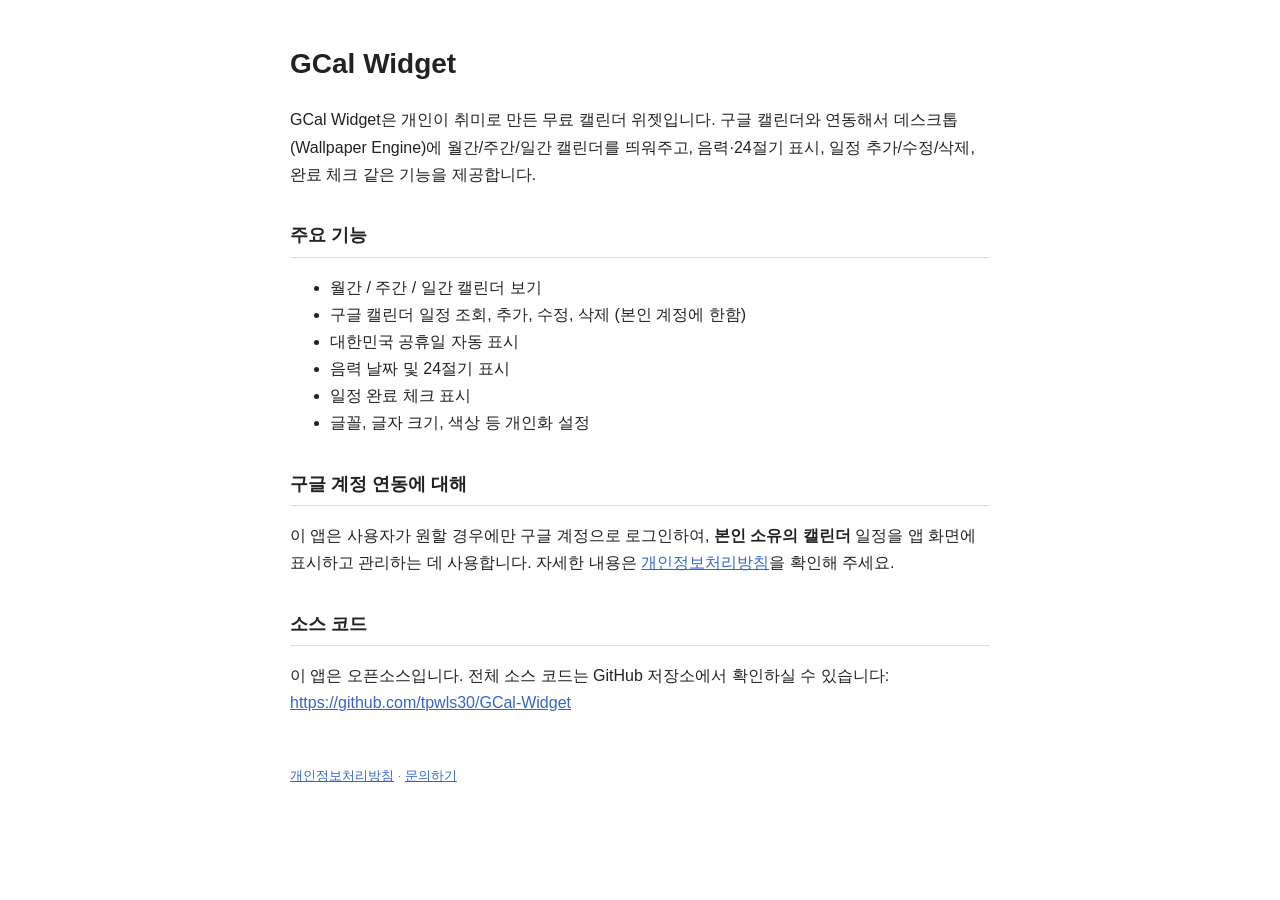
<file: index.html>
<!DOCTYPE html>
<html lang="ko">
<head>
<meta charset="UTF-8" />
<meta name="viewport" content="width=device-width, initial-scale=1" />
<title>GCal Widget</title>
<style>
  body { font-family: -apple-system, 'Segoe UI', 'Malgun Gothic', sans-serif; max-width: 700px; margin: 40px auto; padding: 0 20px; line-height: 1.7; color: #222; }
  h1 { font-size: 28px; }
  h2 { font-size: 18px; margin-top: 32px; border-bottom: 1px solid #ddd; padding-bottom: 6px; }
  code { background: #f2f2f2; padding: 2px 6px; border-radius: 4px; }
  footer { margin-top: 48px; font-size: 13px; color: #888; }
  a { color: #3366cc; }
</style>
</head>
<body>
  <h1>GCal Widget</h1>
  <p>GCal Widget은 개인이 취미로 만든 무료 캘린더 위젯입니다. 구글 캘린더와 연동해서 데스크톱(Wallpaper Engine)에 월간/주간/일간 캘린더를 띄워주고, 음력·24절기 표시, 일정 추가/수정/삭제, 완료 체크 같은 기능을 제공합니다.</p>

  <h2>주요 기능</h2>
  <ul>
    <li>월간 / 주간 / 일간 캘린더 보기</li>
    <li>구글 캘린더 일정 조회, 추가, 수정, 삭제 (본인 계정에 한함)</li>
    <li>대한민국 공휴일 자동 표시</li>
    <li>음력 날짜 및 24절기 표시</li>
    <li>일정 완료 체크 표시</li>
    <li>글꼴, 글자 크기, 색상 등 개인화 설정</li>
  </ul>

  <h2>구글 계정 연동에 대해</h2>
  <p>이 앱은 사용자가 원할 경우에만 구글 계정으로 로그인하여, <strong>본인 소유의 캘린더</strong> 일정을 앱 화면에 표시하고 관리하는 데 사용합니다. 자세한 내용은 <a href="./privacy.html">개인정보처리방침</a>을 확인해 주세요.</p>

  <h2>소스 코드</h2>
  <p>이 앱은 오픈소스입니다. 전체 소스 코드는 GitHub 저장소에서 확인하실 수 있습니다: <a href="https://github.com/tpwls30/GCal-Widget">https://github.com/tpwls30/GCal-Widget</a></p>

  <footer>
    <a href="./privacy.html">개인정보처리방침</a> ·
    <a href="https://github.com/tpwls30/GCal-Widget/issues">문의하기</a>
  </footer>
</body>
</html>
</file>
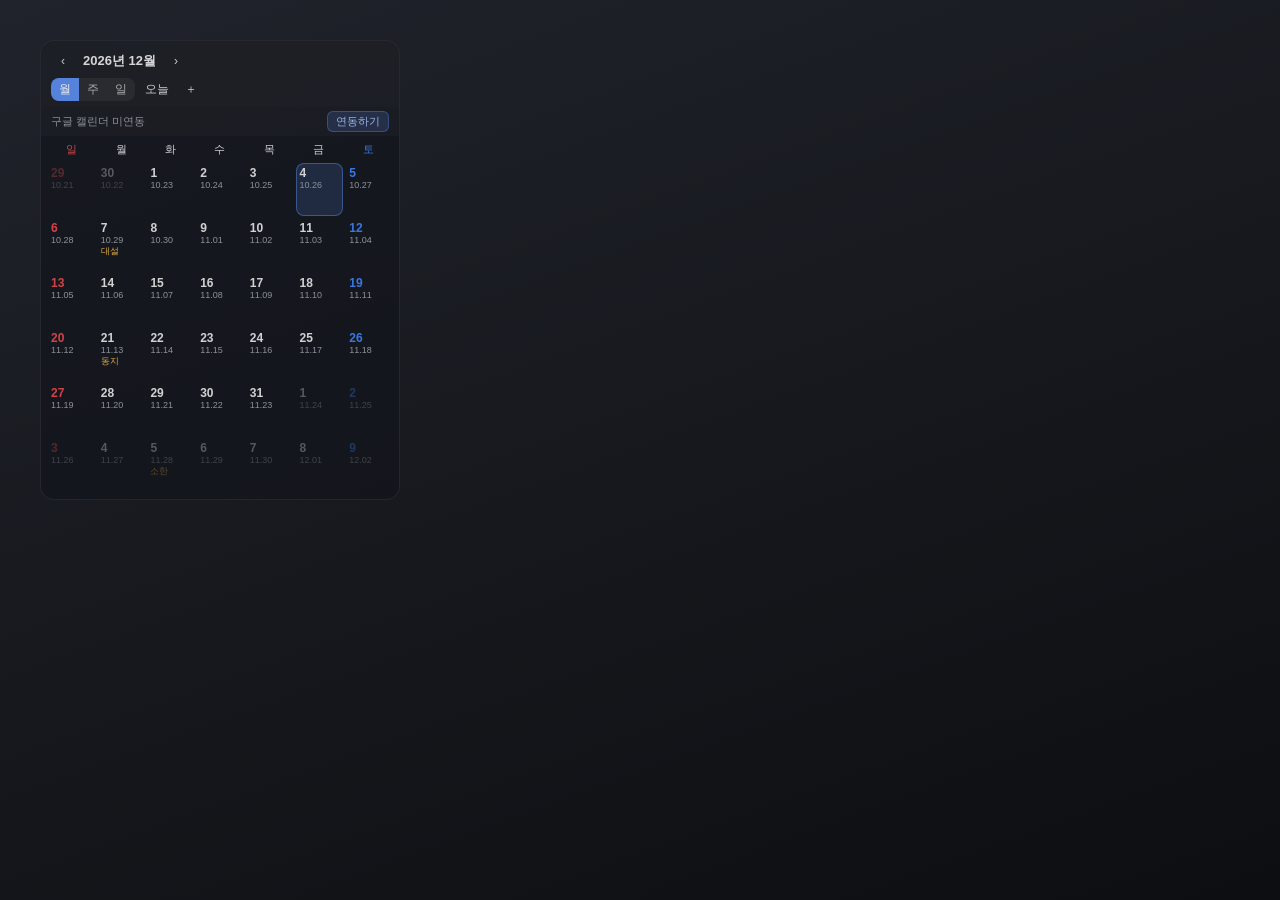
<file: src/index.html>
<!DOCTYPE html>
<html lang="ko">
<head>
<meta charset="UTF-8" />
<title>GCal Widget</title>
<link rel="stylesheet" href="style.css" />
</head>
<body>
  <!-- 화면 전체를 채우는 배경 레이어. 위젯(#app)과 별개로, 항상 화면 크기에 맞춰집니다. -->
  <div id="bgLayer">
    <img id="bgImage" alt="" />
    <video id="bgVideo" autoplay loop muted playsinline></video>
  </div>

  <div id="app">
    <div id="titlebar" class="drag">
      <div class="titlebar-row1">
        <button id="btnPrev" class="icon-btn no-drag">‹</button>
        <span id="periodLabel">2026년 8월</span>
        <button id="btnNext" class="icon-btn no-drag">›</button>
        <div class="row1-spacer drag"></div>
      </div>
      <div class="titlebar-row2 no-drag">
        <div id="viewSwitch" class="view-switch no-drag">
          <button data-view="month" class="active no-drag">월</button>
          <button data-view="week" class="no-drag">주</button>
          <button data-view="day" class="no-drag">일</button>
        </div>
        <button id="btnToday" class="icon-btn no-drag" title="오늘">오늘</button>
        <button id="btnAdd" class="icon-btn no-drag" title="일정 추가">＋</button>
      </div>
    </div>

    <div id="authBar" class="no-drag">
      <span id="authStatus">구글 캘린더 미연동</span>
      <button id="btnAuth" class="no-drag">연동하기</button>
    </div>

    <div id="weekHeader" class="week-header no-drag"></div>
    <div id="calendarBody" class="calendar-body no-drag"></div>

    <!-- 일정 추가/수정 모달 -->
    <div id="eventModal" class="modal hidden no-drag">
      <div class="modal-box">
        <h3 id="modalTitle">일정 추가</h3>
        <label>제목</label>
        <div class="input-with-paste">
          <input id="evTitle" type="text" class="no-drag" placeholder="일정 제목" />
          <button id="evTitlePaste" class="no-drag paste-btn" title="다른 곳에서 복사한 텍스트 붙여넣기">붙여넣기</button>
        </div>
        <label class="allday-row">
          <input id="evAllDay" type="checkbox" class="no-drag" checked /> 하루 종일
        </label>
        <div class="date-row">
          <div>
            <label>시작</label>
            <div class="picker-row">
              <div id="evStartYear" class="cdrop no-drag"></div>년
              <div id="evStartMonth" class="cdrop no-drag"></div>월
              <div id="evStartDay" class="cdrop no-drag"></div>일
            </div>
            <div class="picker-row" id="evStartTimeRow">
              <div id="evStartHour" class="cdrop no-drag"></div>시
              <div id="evStartMinute" class="cdrop no-drag"></div>분
            </div>
          </div>
          <div>
            <label>종료</label>
            <div class="picker-row">
              <div id="evEndYear" class="cdrop no-drag"></div>년
              <div id="evEndMonth" class="cdrop no-drag"></div>월
              <div id="evEndDay" class="cdrop no-drag"></div>일
            </div>
            <div class="picker-row" id="evEndTimeRow">
              <div id="evEndHour" class="cdrop no-drag"></div>시
              <div id="evEndMinute" class="cdrop no-drag"></div>분
            </div>
          </div>
        </div>
        <label>메모</label>
        <div class="input-with-paste">
          <textarea id="evDesc" rows="3" class="no-drag" placeholder="설명 (선택)"></textarea>
          <button id="evDescPaste" class="no-drag paste-btn" title="다른 곳에서 복사한 텍스트 붙여넣기">붙여넣기</button>
        </div>
        <p style="font-size:10px; color:#888; margin:2px 0 0;">
          ※ Wallpaper Engine은 보안상 배경화면에 키보드 입력을 전달하지 않습니다.
          다른 곳(메모장 등)에서 제목/메모를 복사(Ctrl+C)한 뒤 "붙여넣기" 버튼을 눌러주세요.
        </p>
        <div class="modal-actions">
          <button id="evDeleteBtn" class="danger hidden no-drag">삭제</button>
          <div class="spacer"></div>
          <button id="evCancelBtn" class="no-drag">취소</button>
          <button id="evSaveBtn" class="primary no-drag">저장</button>
        </div>
      </div>
    </div>

    <div id="dayEventsPanel" class="day-events-panel hidden no-drag">
      <div class="day-events-header">
        <span id="dayEventsTitle"></span>
        <button id="dayEventsClose" class="icon-btn no-drag">×</button>
      </div>
      <div id="dayEventsList"></div>
      <button id="dayEventsAdd" class="primary full-width no-drag">＋ 이 날짜에 일정 추가</button>
    </div>

    <!-- 구글 로그인(기기 흐름) 안내 오버레이: 로컬 서버를 못 띄우는 환경이라
         코드를 보여주고 사용자가 다른 브라우저에서 승인하게 합니다 -->
    <div id="deviceAuthModal" class="modal hidden no-drag">
      <div class="modal-box">
        <h3>구글 계정 연동</h3>
        <p id="deviceAuthText" style="font-size:12px; color:#ccc; line-height:1.6;">준비 중...</p>
        <div id="deviceAuthCode" style="font-size:22px; font-weight:700; letter-spacing:2px; text-align:center; margin:10px 0; color:#a9c4ff;"></div>
        <div class="modal-actions">
          <div class="spacer"></div>
          <button id="deviceAuthCancel" class="no-drag">취소</button>
        </div>
      </div>
    </div>
    <!-- 알림 메시지 대체용 (WE 환경에서는 브라우저 기본 alert()의 확인 버튼이
         클릭되지 않는 문제가 있어서, 같은 모달 스타일로 직접 구현했습니다) -->
    <div id="msgModal" class="modal hidden no-drag">
      <div class="modal-box">
        <h3 id="msgModalTitle">알림</h3>
        <p id="msgModalText" style="font-size:12px; color:#ddd; line-height:1.6; white-space:pre-line;"></p>
        <div class="modal-actions">
          <div class="spacer"></div>
          <button id="msgModalOk" class="primary no-drag">확인</button>
        </div>
      </div>
    </div>
    <!-- 삭제 확인 등에 쓰는 확인/취소 대화상자 (WE에서는 confirm()도 동작하지 않음) -->
    <div id="confirmModal" class="modal hidden no-drag">
      <div class="modal-box">
        <h3 id="confirmModalTitle">확인</h3>
        <p id="confirmModalText" style="font-size:12px; color:#ddd; line-height:1.6; white-space:pre-line;"></p>
        <div class="modal-actions">
          <div class="spacer"></div>
          <button id="confirmModalCancel" class="no-drag">취소</button>
          <button id="confirmModalOk" class="danger no-drag">확인</button>
        </div>
      </div>
    </div>
  </div>

  <script src="js/lunar.js"></script>
  <script src="js/solarTerms.js"></script>
  <script src="js/store.js"></script>
  <script src="js/googleAuth.js"></script>
  <script src="js/googleCalendar.js"></script>
  <script src="js/app.js"></script>
</body>
</html>
</file>
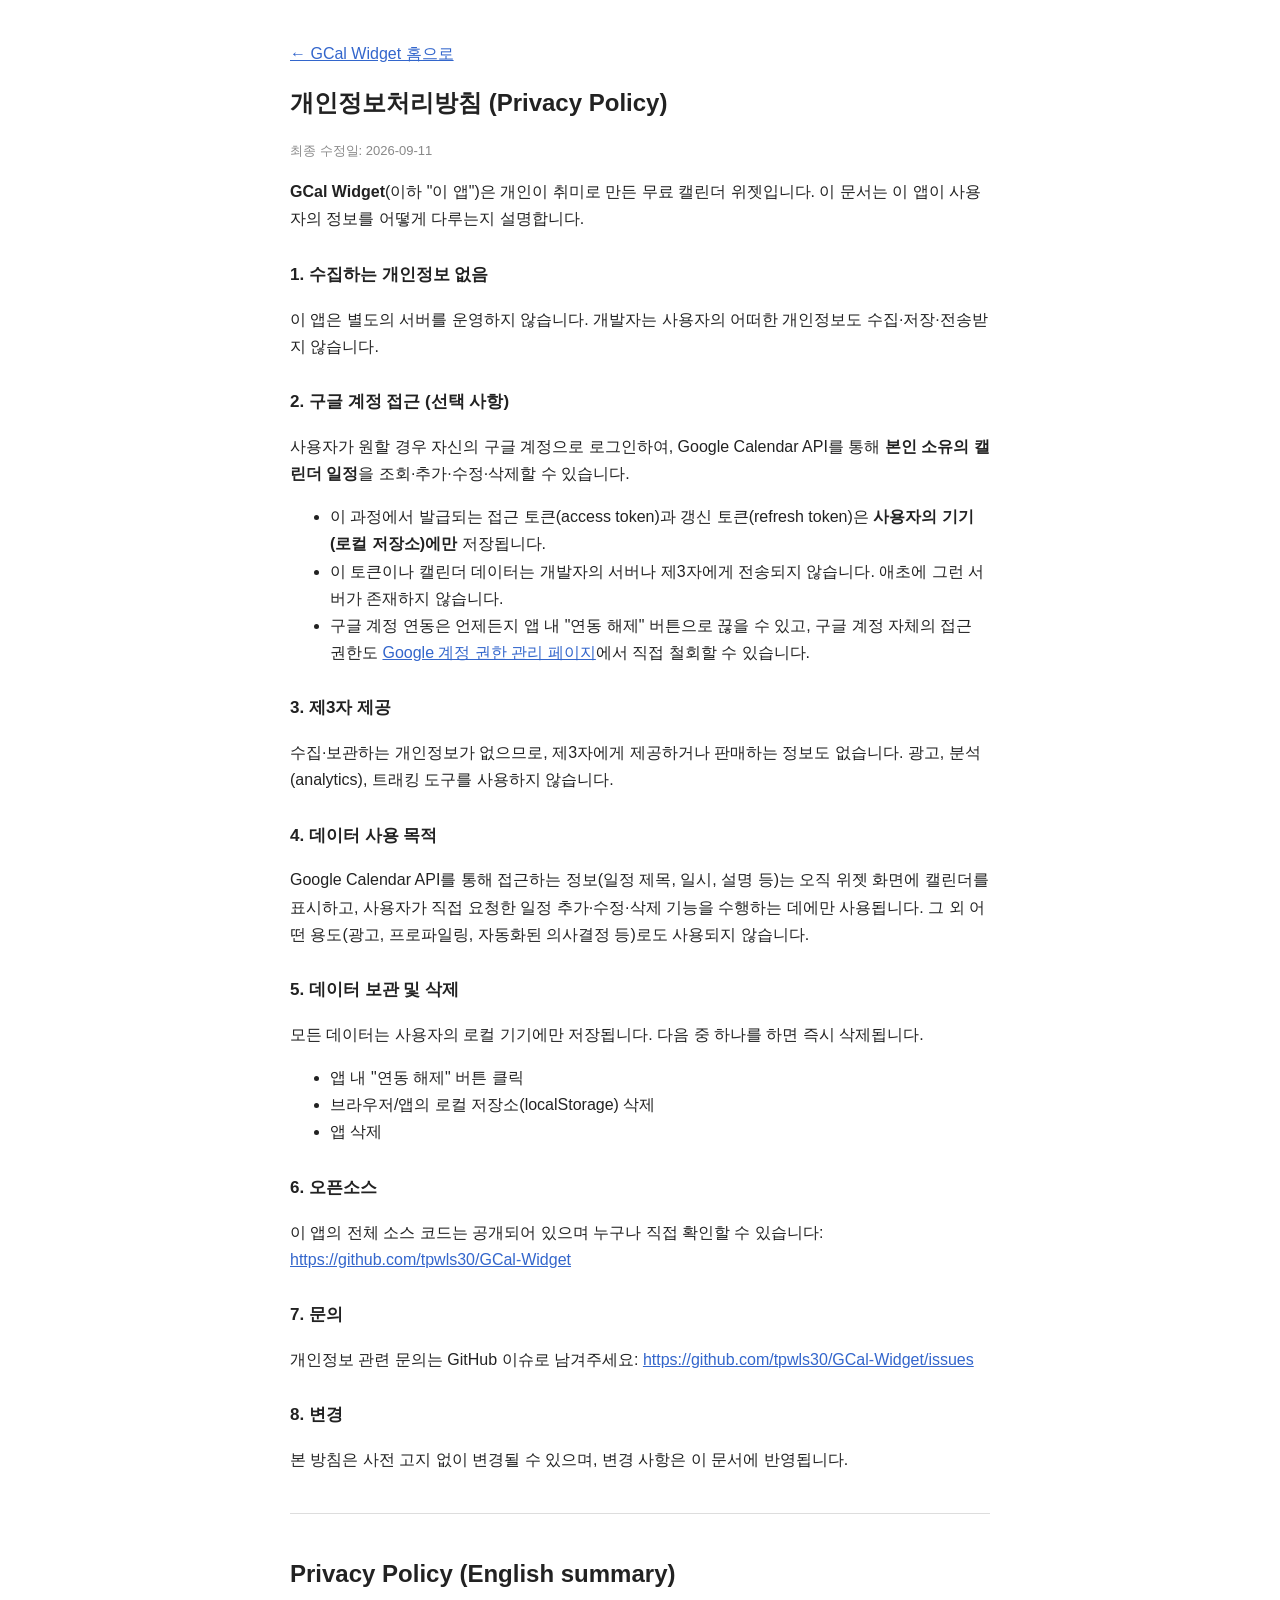
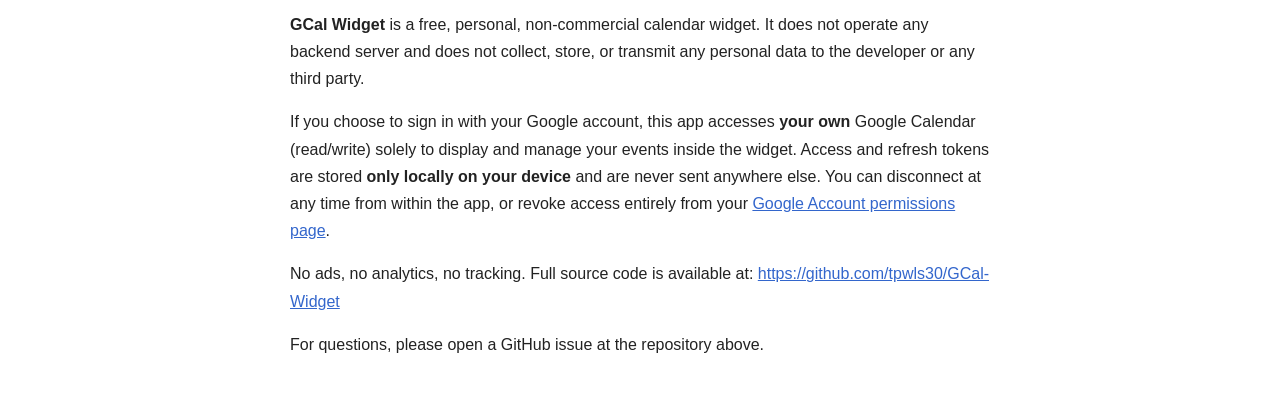
<file: privacy.html>
<!DOCTYPE html>
<html lang="ko">
<head>
<meta charset="UTF-8" />
<meta name="viewport" content="width=device-width, initial-scale=1" />
<title>개인정보처리방침 - GCal Widget</title>
<style>
  body { font-family: -apple-system, 'Segoe UI', 'Malgun Gothic', sans-serif; max-width: 700px; margin: 40px auto; padding: 0 20px; line-height: 1.7; color: #222; }
  h1 { font-size: 24px; }
  h2 { font-size: 17px; margin-top: 28px; }
  hr { margin: 40px 0; border: none; border-top: 1px solid #ddd; }
  a { color: #3366cc; }
  .updated { color: #888; font-size: 13px; }
</style>
</head>
<body>
  <p><a href="./index.html">← GCal Widget 홈으로</a></p>
  <h1>개인정보처리방침 (Privacy Policy)</h1>
  <p class="updated">최종 수정일: 2026-09-11</p>

  <p><strong>GCal Widget</strong>(이하 "이 앱")은 개인이 취미로 만든 무료 캘린더 위젯입니다. 이 문서는 이 앱이 사용자의 정보를 어떻게 다루는지 설명합니다.</p>

  <h2>1. 수집하는 개인정보 없음</h2>
  <p>이 앱은 별도의 서버를 운영하지 않습니다. 개발자는 사용자의 어떠한 개인정보도 수집·저장·전송받지 않습니다.</p>

  <h2>2. 구글 계정 접근 (선택 사항)</h2>
  <p>사용자가 원할 경우 자신의 구글 계정으로 로그인하여, Google Calendar API를 통해 <strong>본인 소유의 캘린더 일정</strong>을 조회·추가·수정·삭제할 수 있습니다.</p>
  <ul>
    <li>이 과정에서 발급되는 접근 토큰(access token)과 갱신 토큰(refresh token)은 <strong>사용자의 기기(로컬 저장소)에만</strong> 저장됩니다.</li>
    <li>이 토큰이나 캘린더 데이터는 개발자의 서버나 제3자에게 전송되지 않습니다. 애초에 그런 서버가 존재하지 않습니다.</li>
    <li>구글 계정 연동은 언제든지 앱 내 "연동 해제" 버튼으로 끊을 수 있고, 구글 계정 자체의 접근 권한도 <a href="https://myaccount.google.com/permissions">Google 계정 권한 관리 페이지</a>에서 직접 철회할 수 있습니다.</li>
  </ul>

  <h2>3. 제3자 제공</h2>
  <p>수집·보관하는 개인정보가 없으므로, 제3자에게 제공하거나 판매하는 정보도 없습니다. 광고, 분석(analytics), 트래킹 도구를 사용하지 않습니다.</p>

  <h2>4. 데이터 사용 목적</h2>
  <p>Google Calendar API를 통해 접근하는 정보(일정 제목, 일시, 설명 등)는 오직 위젯 화면에 캘린더를 표시하고, 사용자가 직접 요청한 일정 추가·수정·삭제 기능을 수행하는 데에만 사용됩니다. 그 외 어떤 용도(광고, 프로파일링, 자동화된 의사결정 등)로도 사용되지 않습니다.</p>

  <h2>5. 데이터 보관 및 삭제</h2>
  <p>모든 데이터는 사용자의 로컬 기기에만 저장됩니다. 다음 중 하나를 하면 즉시 삭제됩니다.</p>
  <ul>
    <li>앱 내 "연동 해제" 버튼 클릭</li>
    <li>브라우저/앱의 로컬 저장소(localStorage) 삭제</li>
    <li>앱 삭제</li>
  </ul>

  <h2>6. 오픈소스</h2>
  <p>이 앱의 전체 소스 코드는 공개되어 있으며 누구나 직접 확인할 수 있습니다: <a href="https://github.com/tpwls30/GCal-Widget">https://github.com/tpwls30/GCal-Widget</a></p>

  <h2>7. 문의</h2>
  <p>개인정보 관련 문의는 GitHub 이슈로 남겨주세요: <a href="https://github.com/tpwls30/GCal-Widget/issues">https://github.com/tpwls30/GCal-Widget/issues</a></p>

  <h2>8. 변경</h2>
  <p>본 방침은 사전 고지 없이 변경될 수 있으며, 변경 사항은 이 문서에 반영됩니다.</p>

  <hr />

  <h1>Privacy Policy (English summary)</h1>
  <p><strong>GCal Widget</strong> is a free, personal, non-commercial calendar widget. It does not operate any backend server and does not collect, store, or transmit any personal data to the developer or any third party.</p>
  <p>If you choose to sign in with your Google account, this app accesses <strong>your own</strong> Google Calendar (read/write) solely to display and manage your events inside the widget. Access and refresh tokens are stored <strong>only locally on your device</strong> and are never sent anywhere else. You can disconnect at any time from within the app, or revoke access entirely from your <a href="https://myaccount.google.com/permissions">Google Account permissions page</a>.</p>
  <p>No ads, no analytics, no tracking. Full source code is available at: <a href="https://github.com/tpwls30/GCal-Widget">https://github.com/tpwls30/GCal-Widget</a></p>
  <p>For questions, please open a GitHub issue at the repository above.</p>
</body>
</html>
</file>
<file: src/style.css>
* { box-sizing: border-box; }
:root {
  --fs-scale: 1;                                                 /* 글자 크기 배율 (WE 속성 패널에서 조절) */
  --app-font-family: 'Segoe UI', 'Malgun Gothic', sans-serif;    /* 글꼴 (WE 속성 패널에서 조절) */
  --group-gap: 8px;                                              /* 하루종일/시간 일정 사이 간격 (WE 속성 패널에서 조절) */
}
html, body {
  margin: 0; padding: 0; width: 100%; height: 100%;
  background: transparent; overflow: hidden;
}
body {
  font-family: var(--app-font-family);
  color: #eaeaea;
  user-select: none;
}
/* Wallpaper Engine에는 실제 OS 창이 없어서 -webkit-app-region(드래그)이 동작하지 않습니다.
   대신 app.js에서 .drag 요소에 mousedown~mousemove로 직접 위치를 옮기는 드래그를 구현했습니다.
   .no-drag은 그 드래그 로직이 그 안의 버튼/입력 클릭을 가로채지 않도록 표시만 해둔 것입니다. */
.drag { cursor: move; }
.no-drag { cursor: default; }

/* 화면 전체를 채우는 배경 레이어. 위젯 크기/위치와는 완전히 별개로 항상 100% 채웁니다.
   아직 배경 이미지/동영상을 고르지 않았으면 은은한 그라데이션을 기본값으로 보여줍니다. */
#bgLayer {
  position: fixed; inset: 0; z-index: 0; overflow: hidden;
  background: linear-gradient(160deg, #20232b, #0d0e11);
}
#bgImage, #bgVideo {
  position: absolute; inset: 0; width: 100%; height: 100%;
  object-fit: cover; display: none;
}

#app {
  position: absolute;   /* 바탕화면 전체(body) 위의 한 위젯으로 배치, JS가 left/top을 직접 조절 */
  z-index: 10;           /* 배경 레이어보다 항상 위 */
  display: flex;
  flex-direction: column;
  width: 360px;
  height: 460px;
  background: rgba(20, 22, 28, 0.72);
  border-radius: 14px;
  border: 1px solid rgba(255,255,255,0.08);
  overflow: hidden;
}


#titlebar {
  display: flex;
  flex-direction: column;
  gap: 4px;
  padding: 8px 10px 6px;
  background: rgba(255,255,255,0.03);
  font-size: calc(var(--fs-scale, 1) * 13px);
}
.titlebar-row1 { display: flex; align-items: center; gap: 4px; }
.titlebar-row2 { display: flex; align-items: center; gap: 4px; }
.row1-spacer { flex: 1; min-width: 8px; }
#periodLabel { font-weight: 600; margin: 0 4px; font-size: calc(var(--fs-scale, 1) * 13px); }

.icon-btn {
  background: transparent;
  border: none;
  color: #ddd;
  cursor: pointer;
  min-width: 24px;
  height: 24px;
  padding: 0 6px;
  border-radius: 6px;
  font-size: calc(var(--fs-scale, 1) * 12px);
  white-space: nowrap;
}
.icon-btn:hover { background: rgba(255,255,255,0.1); }

.view-switch { display: flex; background: rgba(255,255,255,0.06); border-radius: 8px; overflow: hidden; }
.view-switch button {
  border: none; background: transparent; color: #bbb; padding: 3px 8px; cursor: pointer; font-size: calc(var(--fs-scale, 1) * 12px);
}
.view-switch button.active { background: #5b8def; color: white; }

#authBar {
  display: flex; align-items: center; justify-content: space-between; gap: 6px;
  padding: 4px 10px; font-size: calc(var(--fs-scale, 1) * 11px); color: #9aa0a6;
  background: rgba(255,255,255,0.02);
}
#authStatus { overflow: hidden; text-overflow: ellipsis; white-space: nowrap; min-width: 0; }
#authBar button {
  background: rgba(91,141,239,0.2); color: #a9c4ff; border: 1px solid rgba(91,141,239,0.4);
  border-radius: 6px; padding: 2px 8px; font-size: calc(var(--fs-scale, 1) * 11px); cursor: pointer; flex-shrink: 0;
}
#authBar button:hover { background: rgba(91,141,239,0.35); }

.week-header {
  display: grid;
  grid-template-columns: repeat(7, 1fr);
  text-align: center;
  font-size: calc(var(--fs-scale, 1) * 11px);
  color: #9aa0a6;
  padding: 4px 6px 0;
}
.week-header div { padding: 2px 0; }

.calendar-body {
  flex: 1;
  min-height: 0;   /* flex 아이템은 기본적으로 min-height:auto라서 내용(글자 커짐)이 많아지면
                      flex:1이어도 자기 몫보다 더 커져버립니다. 0으로 강제해서 항상 남은
                      공간만큼만 차지하게 합니다. */
  overflow-y: auto;
  padding: 4px 6px 8px;
  scrollbar-width: none;    /* Firefox: 스크롤바를 안 보이게 (스크롤 자체는 계속 됨) */
  -ms-overflow-style: none; /* 구형 Edge/IE */
}
.calendar-body::-webkit-scrollbar { display: none; } /* WE는 Chromium 기반이라 이 규칙이 적용됨 */

/* Month view grid */
.month-grid {
  display: grid;
  grid-template-columns: repeat(7, 1fr);
  grid-template-rows: repeat(6, minmax(0, 1fr));
  gap: 2px;
  height: 100%;
  min-height: 0;    /* 그리드 자신도 부모(calendar-body)보다 커지지 않도록 강제 */
  overflow: hidden; /* 넘치면 격자가 늘어나는 대신 잘리게 해서 스크롤/중복 표시처럼 보이는 걸 방지 */
}
.day-cell {
  border-radius: 8px;
  padding: 3px 4px;
  cursor: pointer;
  position: relative;
  display: flex;
  flex-direction: column;
  overflow: hidden;
}
.day-cell:hover { background: rgba(255,255,255,0.06); }
.day-cell.other-month { opacity: 0.35; }
.day-cell.empty-cell { opacity: 0; cursor: default; pointer-events: none; }
.day-cell.today { background: rgba(91,141,239,0.18); box-shadow: inset 0 0 0 1px rgba(91,141,239,0.5); }
.day-num { font-size: calc(var(--fs-scale, 1) * 12px); font-weight: 600; }
.lunar-label { font-size: calc(var(--fs-scale, 1) * 9px); color: #9aa0a6; }
.term-label { font-size: calc(var(--fs-scale, 1) * 9px); color: #f5b942; }
.holiday-name { font-size: calc(var(--fs-scale, 1) * 8px); color: inherit; opacity: 0.9; }
.event-dot-row { display: flex; flex-direction: column; gap: 1px; margin-top: 2px; min-width: 0; }
.event-chip {
  font-size: calc(var(--fs-scale, 1) * 9.5px); padding: 1px 4px; border-radius: 3px; background: #5b8def; color: white;
  width: 100%; overflow: hidden; white-space: normal; word-break: break-word; line-height: 1.25;
  box-sizing: border-box;
}
.event-chip.completed { text-decoration: line-through; opacity: 0.55; }
.event-chip.group-gap { margin-top: var(--group-gap, 8px); } /* 하루종일 묶음과 시간 지정 묶음 사이 구분용 간격 */
.holiday-chip { font-weight: 600; }

/* Week view - hourly time grid */
.week-wrap { display: flex; flex-direction: column; height: 100%; }
.week-time-spacer { width: 38px; flex-shrink: 0; }

.week-head-row { display: flex; padding-bottom: 2px; }
.week-head-cell { flex: 1; text-align: center; font-size: calc(var(--fs-scale, 1) * 10px); padding: 2px 0; border-radius: 6px; }
.week-head-cell.is-today { background: rgba(91,141,239,0.22); }
.week-head-date { font-size: calc(var(--fs-scale, 1) * 13px); font-weight: 600; }

.week-allday-row { display: flex; min-height: 4px; margin-bottom: 3px; }
.week-allday-cell { flex: 1; display: flex; flex-direction: column; gap: 2px; padding: 0 2px; }

.week-scroll { flex: 1; min-height: 0; overflow-y: auto; position: relative; cursor: grab; }
.week-scroll:active { cursor: grabbing; }
.week-hour-grid { display: flex; position: relative; }
.week-time-col { width: 38px; flex-shrink: 0; }
.week-hour-label { font-size: calc(var(--fs-scale, 1) * 9px); color: #888; text-align: right; padding-right: 4px; box-sizing: border-box; transform: translateY(-6px); }

.week-days-area { flex: 1; display: flex; position: relative; }
.week-day-track {
  flex: 1; position: relative; box-sizing: border-box;
  border-left: 1px solid rgba(255,255,255,0.07);
  background-image: repeating-linear-gradient(to bottom, rgba(255,255,255,0.07) 0, rgba(255,255,255,0.07) 1px, transparent 1px, transparent 44px);
}
.week-day-track.is-today { background-color: rgba(91,141,239,0.06); }

.week-event-block {
  position: absolute; left: 2px; right: 2px; border-radius: 5px; padding: 2px 4px;
  overflow: hidden; color: white; font-size: calc(var(--fs-scale, 1) * 10px); cursor: pointer;
  box-shadow: 0 1px 3px rgba(0,0,0,0.35); box-sizing: border-box;
}
.week-event-block.completed { opacity: 0.5; text-decoration: line-through; }
.week-event-title { white-space: nowrap; overflow: hidden; text-overflow: ellipsis; font-weight: 600; }
.week-event-time { font-size: calc(var(--fs-scale, 1) * 8.5px); opacity: 0.85; white-space: nowrap; overflow: hidden; text-overflow: ellipsis; }

.week-now-line { position: absolute; left: 0; right: 0; height: 0; border-top: 2px solid #ff5566; z-index: 5; pointer-events: none; }
.week-now-line::before {
  content: ''; position: absolute; left: -4px; top: -4px; width: 8px; height: 8px; border-radius: 50%; background: #ff5566;
}

/* Modal */
.modal {
  position: absolute; inset: 0; background: rgba(0,0,0,0.5);
  display: flex; align-items: center; justify-content: center; z-index: 20;
}
.modal.hidden { display: none; }
.modal-box {
  background: #23262e; border-radius: 12px; padding: 16px;
  width: min(92vw, calc(300px * var(--fs-scale, 1)));
  max-height: 90vh; overflow-y: auto; /* 글자가 커져서 모달이 창보다 길어지는 경우를 대비한 안전장치 */
  box-sizing: border-box;
  display: flex; flex-direction: column; gap: 6px; border: 1px solid rgba(255,255,255,0.08);
}
.modal-box h3 { margin: 0 0 6px; font-size: calc(var(--fs-scale, 1) * 14px); }
.modal-box label { font-size: calc(var(--fs-scale, 1) * 11px); color: #aaa; margin-top: 4px; }
.modal-box input[type=text], .modal-box textarea {
  background: #16181d; border: 1px solid rgba(255,255,255,0.1); color: #eee; border-radius: 6px;
  padding: 6px 8px; font-size: calc(var(--fs-scale, 1) * 12px); width: 100%; min-width: 0; box-sizing: border-box;
}
.modal-box input:disabled, .modal-box select:disabled { opacity: 0.35; cursor: not-allowed; }
.input-with-paste { display: flex; gap: 6px; align-items: flex-start; }
.input-with-paste input, .input-with-paste textarea { flex: 1; min-width: 0; }
.paste-btn {
  flex-shrink: 0; background: rgba(91,141,239,0.2); color: #a9c4ff; border: 1px solid rgba(91,141,239,0.4);
  border-radius: 6px; padding: 6px 8px; font-size: calc(var(--fs-scale, 1) * 11px); cursor: pointer; white-space: nowrap;
}
.paste-btn:hover { background: rgba(91,141,239,0.35); }
.date-row { display: flex; flex-direction: column; gap: 8px; } /* 시작/종료를 좌우로 쪼개지 않고 위아래로 쌓아서,
                                                                     글자가 커져도 각 입력칸이 항상 모달 전체 너비를 쓸 수 있게 함 */
.date-row > div { flex: 1; display: flex; flex-direction: column; gap: 5px; min-width: 0; }
/* 날짜/시간은 키보드나 마우스 휠 없이도(Wallpaper Engine 제약) 클릭만으로 고를 수 있도록
   네이티브 date/time input 대신 select 드롭다운으로 구성했습니다. */
.picker-row { display: flex; align-items: center; gap: 3px; flex-wrap: wrap; font-size: calc(var(--fs-scale, 1) * 12px); color: #ccc; }
/* 커스텀 드롭다운: 네이티브 <select>는 OS 팝업창을 새로 띄우려고 하는데,
   Wallpaper Engine의 오프스크린 렌더링 환경에서는 이게 크래시를 유발했습니다
   (STATUS_ILLEGAL_INSTRUCTION). 그래서 팝업 없이 순수 DOM/CSS로 직접 구현했습니다. */
.cdrop { position: relative; display: inline-block; }
.cdrop-btn {
  background: #16181d; border: 1px solid rgba(255,255,255,0.1); color: #eee; border-radius: 6px;
  padding: 5px 6px; font-size: calc(var(--fs-scale, 1) * 12px); cursor: pointer; min-width: 3em;
}
.cdrop-btn:hover { background: #1d2027; }
.cdrop.disabled .cdrop-btn { opacity: 0.35; cursor: not-allowed; pointer-events: none; }
.cdrop-list {
  position: absolute; left: 0; top: 100%; margin-top: 2px; z-index: 30;
  max-height: 160px; overflow-y: auto; min-width: 100%;
  background: #23262e; border: 1px solid rgba(255,255,255,0.15); border-radius: 6px;
  box-shadow: 0 4px 12px rgba(0,0,0,0.4);
}
.cdrop-item { padding: 5px 10px; font-size: calc(var(--fs-scale, 1) * 12px); color: #eee; cursor: pointer; white-space: nowrap; }
.cdrop-item:hover, .cdrop-item.selected { background: rgba(91,141,239,0.3); }
.allday-row { display: flex; align-items: center; gap: 6px; font-size: calc(var(--fs-scale, 1) * 12px); color: #ddd; }
.modal-actions { display: flex; align-items: center; gap: 6px; margin-top: 10px; }
.modal-actions .spacer { flex: 1; }
.modal-actions button { padding: 6px 10px; border-radius: 6px; border: none; cursor: pointer; font-size: calc(var(--fs-scale, 1) * 12px); }
.modal-actions .primary { background: #5b8def; color: white; }
.modal-actions .danger { background: #e5484d; color: white; }
.modal-actions button:not(.primary):not(.danger) { background: rgba(255,255,255,0.08); color: #ddd; }
.hidden { display: none !important; }

.day-events-panel {
  position: absolute; left: 10px; top: 40px; width: 420px; max-width: 92%; max-height: 88%;
  background: #23262e; border: 1px solid rgba(255,255,255,0.1); border-radius: 10px;
  padding: 12px; display: flex; flex-direction: column; z-index: 15; overflow: hidden;
}
.day-events-header { display: flex; justify-content: space-between; align-items: center; font-size: calc(var(--fs-scale, 1) * 12px); margin-bottom: 6px; }
#dayEventsList { overflow-y: auto; flex: 1; display: flex; flex-direction: column; gap: 6px; }
.day-event-item { background: rgba(255,255,255,0.05); border-radius: 6px; padding: 6px; font-size: calc(var(--fs-scale, 1) * 11px); cursor: pointer; display: flex; align-items: center; gap: 6px; }
.day-event-item.group-gap { margin-top: var(--group-gap, 8px); } /* 하루종일 묶음과 시간 지정 묶음 사이 구분용 간격 */
.day-event-item small { color: #999; display: block; margin-top: 2px; }
.day-event-text { flex: 1; min-width: 0; }
.day-event-item.completed .ev-title { text-decoration: line-through; opacity: 0.55; }
.day-event-item.holiday-item { cursor: default; }
.day-event-item.holiday-item .day-event-text { cursor: default; }
.day-event-item.holiday-item .ev-title { font-weight: 600; }
.check-btn {
  flex-shrink: 0; width: 20px; height: 20px; border-radius: 5px; border: 1px solid rgba(255,255,255,0.15);
  background: rgba(255,255,255,0.06); color: #9ee6a8; font-size: calc(var(--fs-scale, 1) * 11px); line-height: 1; cursor: pointer;
  visibility: hidden; opacity: 0; transition: opacity .12s;
}
.day-event-item:hover .check-btn { visibility: visible; opacity: 1; }
.day-event-item.completed .check-btn { visibility: visible; opacity: 1; background: rgba(94,222,120,0.18); border-color: rgba(94,222,120,0.4); }
.check-btn:hover { background: rgba(94,222,120,0.3); }
.full-width { width: 100%; margin-top: 8px; padding: 6px; border-radius: 6px; border: none; cursor: pointer; }

::-webkit-scrollbar { width: 6px; }
::-webkit-scrollbar-thumb { background: rgba(255,255,255,0.15); border-radius: 3px; }
</file>
